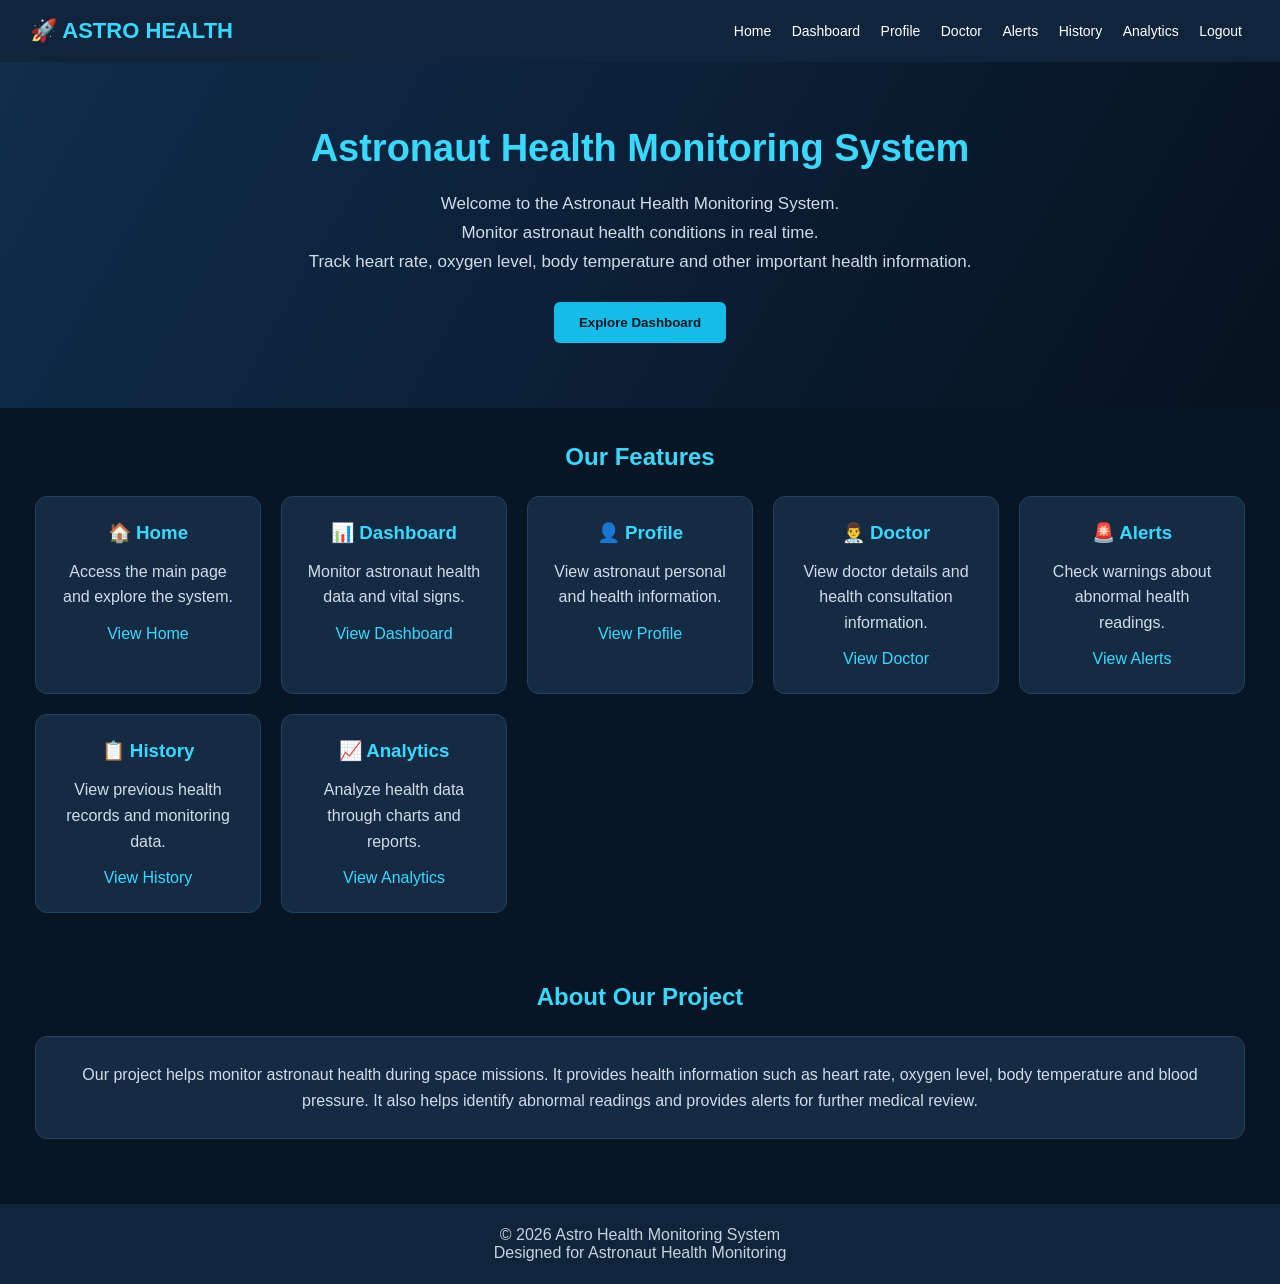
<file: index.html>
<!DOCTYPE html>
<html lang="en">
<head>
    <meta charset="UTF-8">
    <meta name="viewport" content="width=device-width, initial-scale=1.0">
    <title>Astronaut Health Monitoring</title>

    <style>
        * {
            margin: 0;
            padding: 0;
            box-sizing: border-box;
            font-family: Arial, sans-serif;
        }

        body {
            background: #081525;
            color: white;
        }

        /* Navbar */
        .navbar {
            background: #10243b;
            padding: 18px 30px;
            display: flex;
            justify-content: space-between;
            align-items: center;
            flex-wrap: wrap;
            gap: 15px;
        }

        .logo {
            font-size: 22px;
            font-weight: bold;
            color: #38d9ff;
        }

        .navbar a {
            color: white;
            text-decoration: none;
            margin: 8px;
            font-size: 14px;
        }

        .navbar a:hover {
            color: #38d9ff;
        }

        /* Home */
        .hero {
            padding: 65px 30px;
            text-align: center;
            background: linear-gradient(120deg, #102d4c, #07111f);
        }

        .hero h1 {
            font-size: 38px;
            margin-bottom: 20px;
            color: #38d9ff;
        }

        .hero p {
            font-size: 17px;
            line-height: 1.7;
            color: #d0dce8;
        }

        .hero button {
            padding: 13px 25px;
            margin-top: 25px;
            background: #13bde8;
            color: #061421;
            border: none;
            border-radius: 6px;
            cursor: pointer;
            font-weight: bold;
        }

        /* Cards */
        .container {
            padding: 35px;
        }

        .container h2 {
            text-align: center;
            margin-bottom: 25px;
            color: #38d9ff;
        }

        .cards {
            display: grid;
            grid-template-columns:
                repeat(auto-fit, minmax(210px, 1fr));
            gap: 20px;
        }

        .card {
            background: #142b43;
            padding: 25px;
            border-radius: 12px;
            text-align: center;
            border: 1px solid #24435f;
        }

        .card h3 {
            margin-bottom: 15px;
            color: #38d9ff;
        }

        .card p {
            color: #d0dce8;
            line-height: 1.6;
        }

        .card a {
            display: inline-block;
            margin-top: 15px;
            color: #38d9ff;
            text-decoration: none;
        }

        /* Footer */
        footer {
            background: #10243b;
            text-align: center;
            padding: 22px;
            margin-top: 30px;
            color: #c5d3df;
        }

        @media(max-width: 600px) {
            .navbar {
                justify-content: center;
            }

            .navbar a {
                display: inline-block;
            }

            .hero h1 {
                font-size: 27px;
            }

            .container {
                padding: 20px;
            }
        }
    </style>
</head>

<body>

    <!-- NAVBAR -->
    <nav class="navbar">

        <div class="logo">
            🚀 ASTRO HEALTH
        </div>

        <div>
            <a href="index.html">Home</a>
            <a href="dashboard.html">Dashboard</a>
            <a href="profile.html">Profile</a>
            <a href="doctor.html">Doctor</a>
            <a href="alerts.html">Alerts</a>
            <a href="history.html">History</a>
            <a href="analytics.html">Analytics</a>
            <a href="login.html">Logout</a>
        </div>

    </nav>

    <!-- HOME SECTION -->
    <section class="hero">

        <h1>Astronaut Health Monitoring System</h1>

        <p>
            Welcome to the Astronaut Health Monitoring System.
            <br>
            Monitor astronaut health conditions in real time.
            <br>
            Track heart rate, oxygen level, body temperature
            and other important health information.
        </p>

        <button onclick="location.href='dashboard.html'">
            Explore Dashboard
        </button>

    </section>

    <!-- FEATURES -->
    <section class="container">

        <h2>Our Features</h2>

        <div class="cards">

            <div class="card">
                <h3>🏠 Home</h3>
                <p>Access the main page and explore the system.</p>
                <a href="index.html">View Home</a>
            </div>

            <div class="card">
                <h3>📊 Dashboard</h3>
                <p>Monitor astronaut health data and vital signs.</p>
                <a href="dashboard.html">View Dashboard</a>
            </div>

            <div class="card">
                <h3>👤 Profile</h3>
                <p>View astronaut personal and health information.</p>
                <a href="profile.html">View Profile</a>
            </div>

            <div class="card">
                <h3>👨‍⚕️ Doctor</h3>
                <p>View doctor details and health consultation information.</p>
                <a href="doctor.html">View Doctor</a>
            </div>

            <div class="card">
                <h3>🚨 Alerts</h3>
                <p>Check warnings about abnormal health readings.</p>
                <a href="alerts.html">View Alerts</a>
            </div>

            <div class="card">
                <h3>📋 History</h3>
                <p>View previous health records and monitoring data.</p>
                <a href="history.html">View History</a>
            </div>

            <div class="card">
                <h3>📈 Analytics</h3>
                <p>Analyze health data through charts and reports.</p>
                <a href="analytics.html">View Analytics</a>
            </div>

        </div>

    </section>

    <!-- ABOUT -->
    <section class="container">

        <h2>About Our Project</h2>

        <div class="card">
            <p>
                Our project helps monitor astronaut health
                during space missions. It provides health
                information such as heart rate, oxygen level,
                body temperature and blood pressure.
                It also helps identify abnormal readings
                and provides alerts for further medical review.
            </p>
        </div>

    </section>

    <!-- FOOTER -->
    <footer>
        <p>© 2026 Astro Health Monitoring System</p>
        <p>Designed for Astronaut Health Monitoring</p>
    </footer>

</body>
</html>
</file>
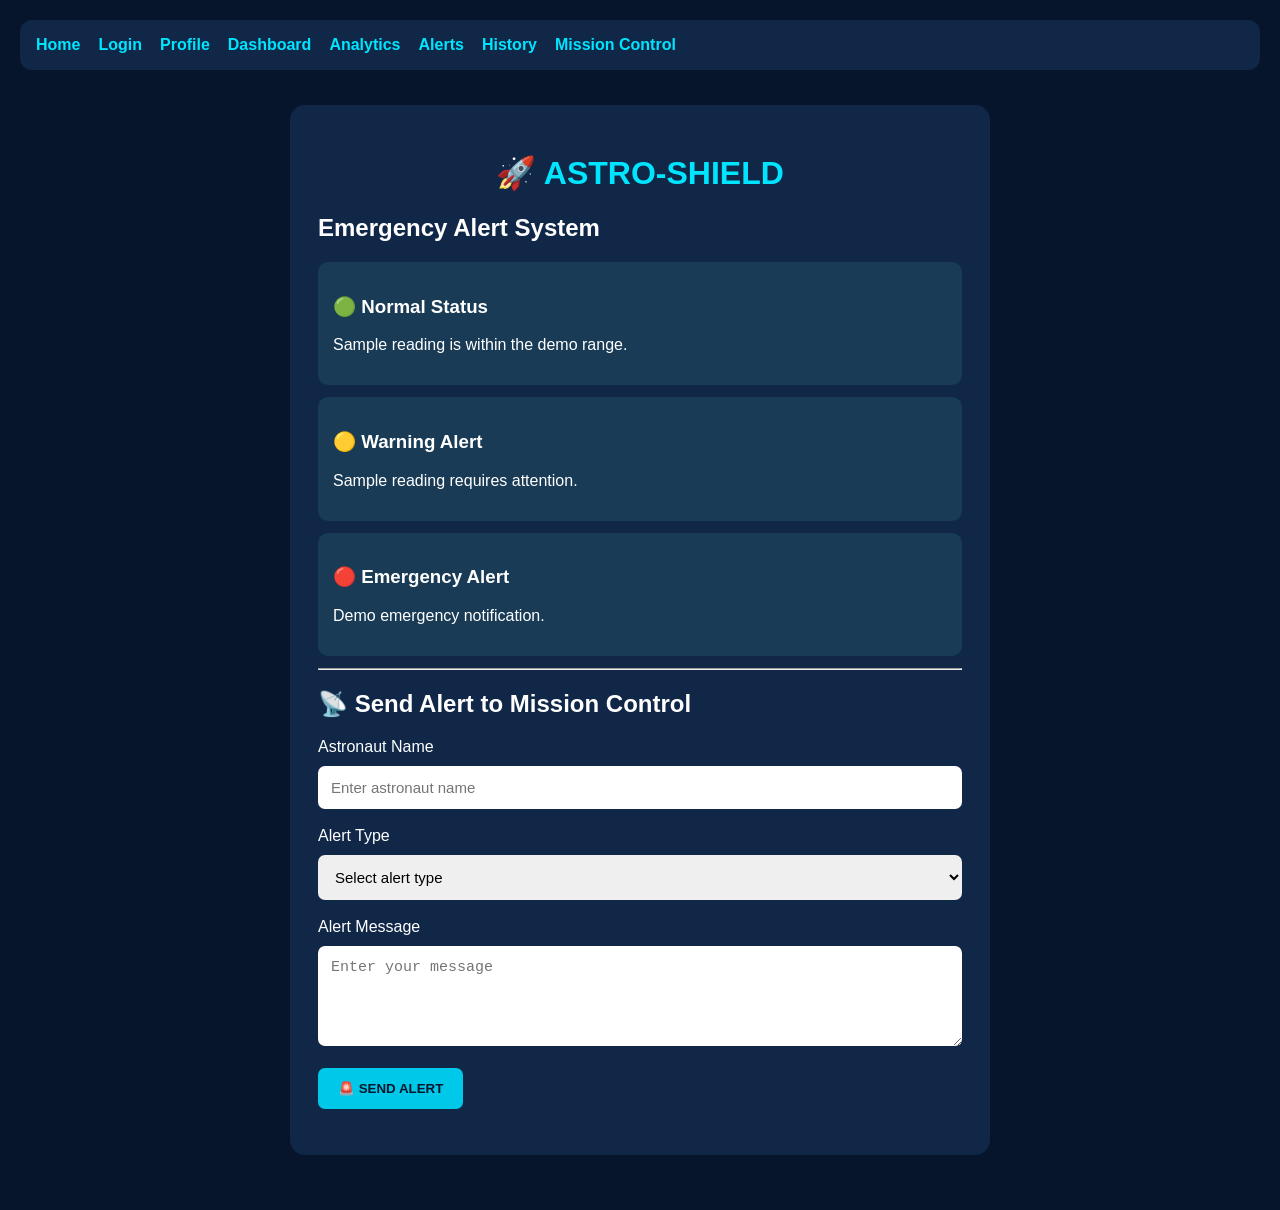
<file: alerts.html>
<!DOCTYPE html>
<html lang="en">
<head>
<meta charset="UTF-8">
<meta name="viewport" content="width=device-width, initial-scale=1.0">
<title>ASTRO-SHIELD | Emergency Alerts</title>

<style>
* {
    box-sizing: border-box;
}

body {
    margin: 0;
    padding: 20px;
    background: #06152b;
    color: white;
    font-family: Arial, sans-serif;
}

.navbar {
    background: #102747;
    padding: 16px;
    border-radius: 12px;
    display: flex;
    flex-wrap: wrap;
    gap: 18px;
}

.navbar a {
    color: #00e5ff;
    text-decoration: none;
    font-weight: bold;
}

.container {
    max-width: 700px;
    margin: 35px auto;
    padding: 28px;
    background: #102747;
    border-radius: 15px;
}

h1 {
    color: #00e5ff;
    text-align: center;
}

.status {
    padding: 15px;
    margin: 12px 0;
    background: #193b55;
    border-radius: 10px;
}

input, select, textarea {
    width: 100%;
    padding: 13px;
    margin: 10px 0 18px;
    border: none;
    border-radius: 7px;
    font-size: 15px;
}

textarea {
    min-height: 100px;
    resize: vertical;
}

button {
    padding: 13px 20px;
    background: #00c8e8;
    color: #06152b;
    border: none;
    border-radius: 7px;
    font-weight: bold;
    cursor: pointer;
}

button:hover {
    background: white;
}

#result {
    margin-top: 18px;
    color: #62ffae;
    font-weight: bold;
}
</style>
</head>

<body>

<nav class="navbar">
    <a href="home.html">Home</a>
    <a href="doctor.html">Login</a>
    <a href="profile.html">Profile</a>
    <a href="dashboard.html">Dashboard</a>
    <a href="analytics.html">Analytics</a>
    <a href="alerts.html">Alerts</a>
    <a href="history.html">History</a>
    <a href="control-room.html">Mission Control</a>
</nav>

<div class="container">

    <h1>🚀 ASTRO-SHIELD</h1>
    <h2>Emergency Alert System</h2>

    <div class="status">
        <h3>🟢 Normal Status</h3>
        <p>Sample reading is within the demo range.</p>
    </div>

    <div class="status">
        <h3>🟡 Warning Alert</h3>
        <p>Sample reading requires attention.</p>
    </div>

    <div class="status">
        <h3>🔴 Emergency Alert</h3>
        <p>Demo emergency notification.</p>
    </div>

    <hr>

    <h2>📡 Send Alert to Mission Control</h2>

    <form id="alertForm">

        <label>Astronaut Name</label>
        <input
            type="text"
            id="astronaut"
            placeholder="Enter astronaut name"
            required
        >

        <label>Alert Type</label>
        <select id="alertType" required>
            <option value="">Select alert type</option>
            <option value="Heart Rate">Heart Rate</option>
            <option value="Oxygen Level">Oxygen Level</option>
            <option value="Temperature">Temperature</option>
            <option value="Emergency">Emergency</option>
        </select>

        <label>Alert Message</label>
        <textarea
            id="message"
            placeholder="Enter your message"
            required
        ></textarea>

        <button type="submit">🚨 SEND ALERT</button>

    </form>

    <p id="result" aria-live="polite"></p>

</div>

<script>
const form = document.getElementById("alertForm");

form.addEventListener("submit", function(event) {

    event.preventDefault();

    const alertData = {
        id: Date.now().toString(),
        astronaut: document.getElementById("astronaut").value.trim(),
        type: document.getElementById("alertType").value,
        message: document.getElementById("message").value.trim(),
        time: new Date().toLocaleString(),
        status: "NEW"
    };

    if (!alertData.astronaut || !alertData.type ||
        !alertData.message) {
        document.getElementById("result").textContent =
            "Please fill in all fields.";
        return;
    }

    try {
        const alerts = JSON.parse(
            localStorage.getItem("astroAlerts") || "[]"
        );

        alerts.unshift(alertData);

        localStorage.setItem(
            "astroAlerts",
            JSON.stringify(alerts)
        );

        document.getElementById("result").textContent =
            "✅ Demo alert sent to Mission Control!";

        form.reset();

    } catch (error) {
        document.getElementById("result").textContent =
            "Unable to save alert. Please check browser storage.";
    }

});
</script>

</body>
</html>
</file>
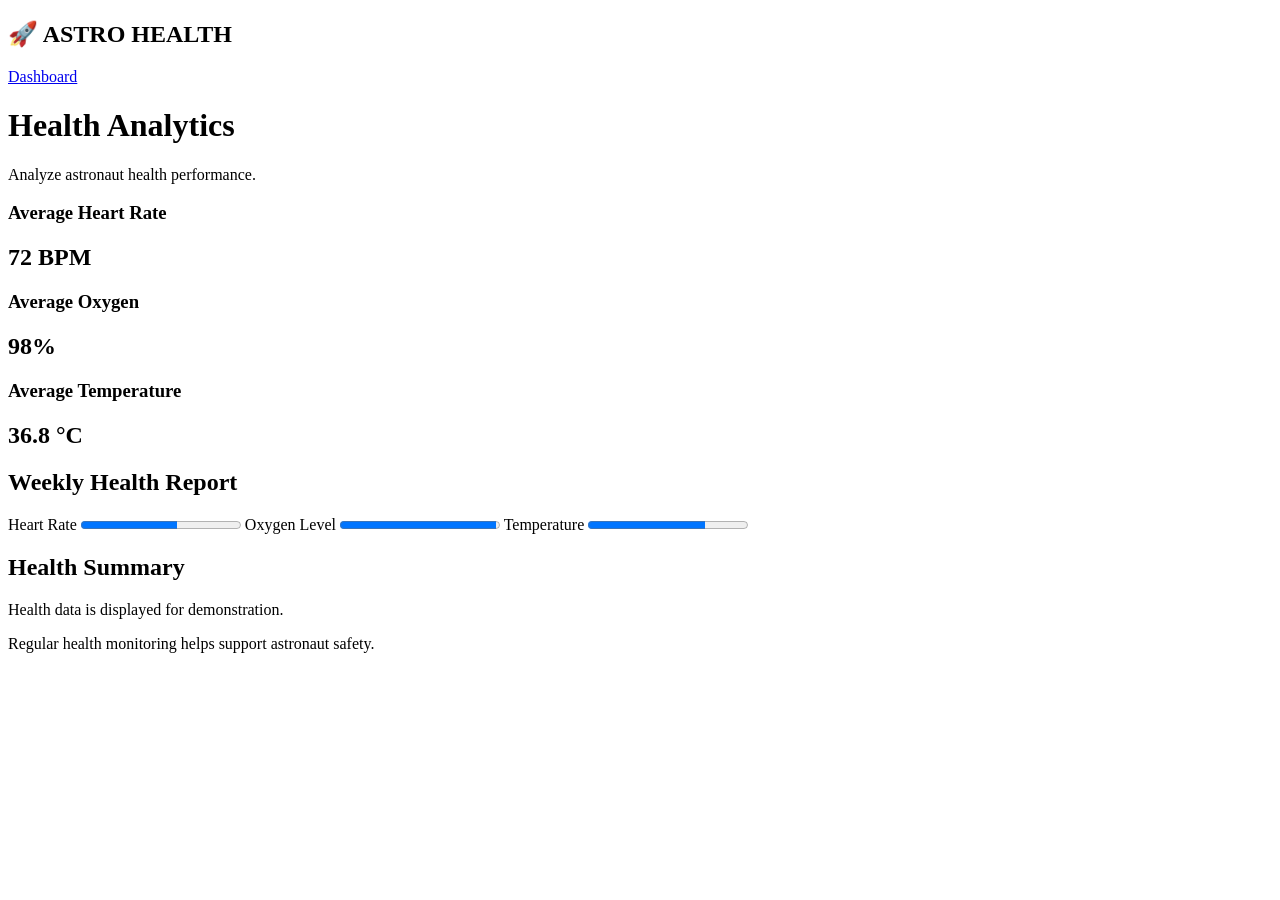
<file: analytics.html>
<!DOCTYPE html>
<html>
<head>
    <link rel="stylesheet" href="style.css">
    <title>Health Analytics</title>
    <link rel="stylesheet" href="style.css">
</head>
<body>
<div id="navbar-container"></div>
<header>
    <h2>🚀 ASTRO HEALTH</h2>
    <a href="dashboard.html">Dashboard</a>
</header>

<div class="container">
    <h1>Health Analytics</h1>
    <p>Analyze astronaut health performance.</p>

    <div class="cards">

        <div class="card">
            <h3>Average Heart Rate</h3>
            <h2>72 BPM</h2>
        </div>

        <div class="card">
            <h3>Average Oxygen</h3>
            <h2>98%</h2>
        </div>

        <div class="card">
            <h3>Average Temperature</h3>
            <h2>36.8 °C</h2>
        </div>

    </div>

    <div class="card">
        <h2>Weekly Health Report</h2>

        <label>Heart Rate</label>
        <progress value="72" max="120"></progress>

        <label>Oxygen Level</label>
        <progress value="98" max="100"></progress>

        <label>Temperature</label>
        <progress value="36.8" max="50"></progress>
    </div>

    <div class="card">
        <h2>Health Summary</h2>
        <p>Health data is displayed for demonstration.</p>
        <p>Regular health monitoring helps support astronaut safety.</p>
    </div>
</div>
<script src="script.js"></script>
</body>
</html>
</file>
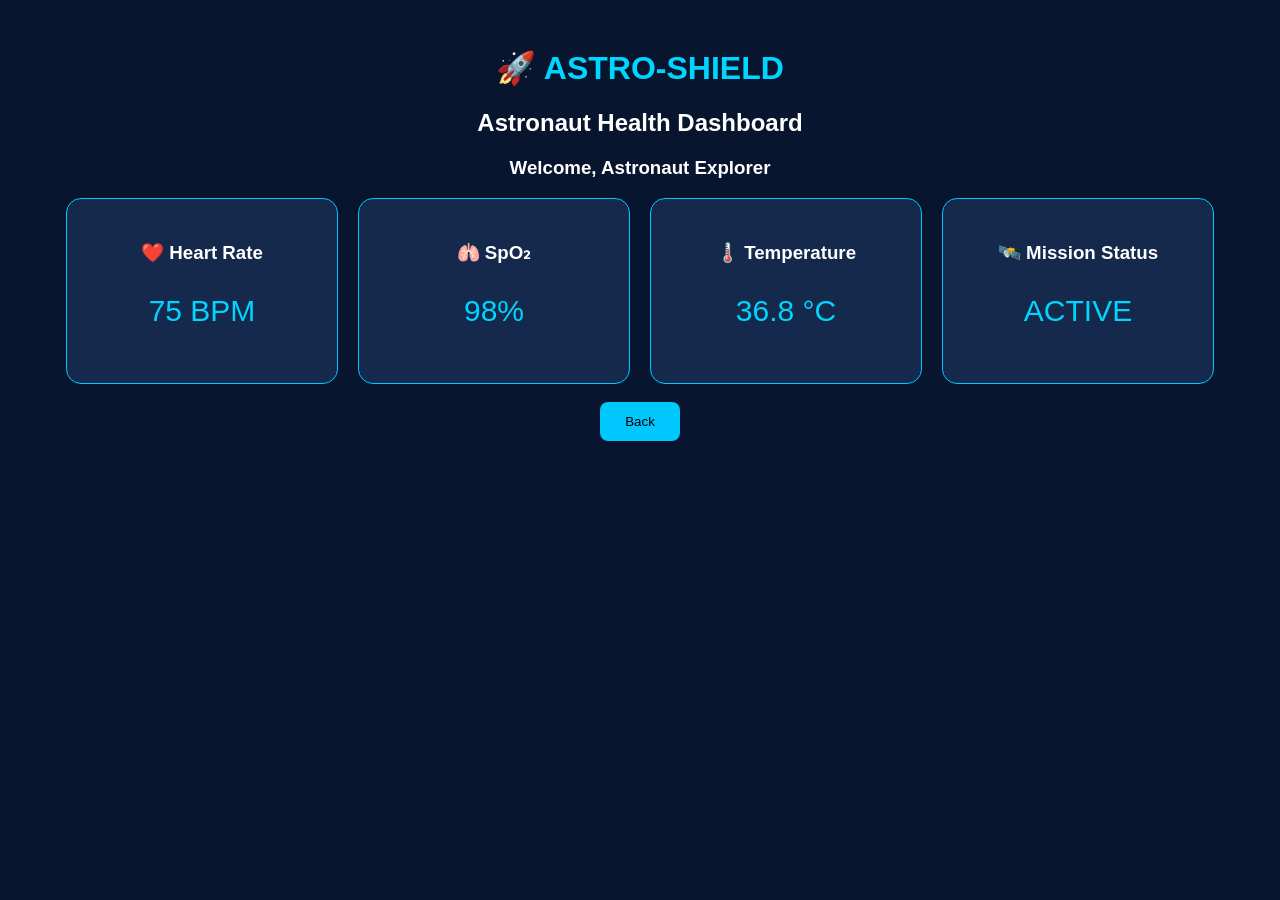
<file: dashboard.html>
<!DOCTYPE html>
<html>
<head>
<title>ASTRO-SHIELD Dashboard</title>

<style>
body {
    background: #07152e;
    color: white;
    font-family: Arial;
    text-align: center;
    padding: 20px;
}

h1 { color: #00d5ff; }

.container {
    display: flex;
    flex-wrap: wrap;
    justify-content: center;
    gap: 20px;
}

.card {
    background: #14294b;
    padding: 25px;
    width: 220px;
    border-radius: 15px;
    border: 1px solid #00c8ff;
}

.value {
    font-size: 30px;
    color: #00d5ff;
}

button {
    padding: 12px 25px;
    background: #00c8ff;
    border: none;
    border-radius: 8px;
    cursor: pointer;
}
</style>
</head>

<body>

<h1>🚀 ASTRO-SHIELD</h1>
<h2>Astronaut Health Dashboard</h2>

<h3 id="welcome"></h3>

<div class="container">

<div class="card">
<h3>❤️ Heart Rate</h3>
<p class="value">75 BPM</p>
</div>

<div class="card">
<h3>🫁 SpO₂</h3>
<p class="value">98%</p>
</div>

<div class="card">
<h3>🌡️ Temperature</h3>
<p class="value">36.8 °C</p>
</div>

<div class="card">
<h3>🛰️ Mission Status</h3>
<p class="value">ACTIVE</p>
</div>

</div>

<br>
<button onclick="history.back()">Back</button>

<script>
let name = localStorage.getItem("astronautName");

document.getElementById("welcome").innerText =
"Welcome, Astronaut " + (name || "Explorer");
</script>

</body>
</html>
</file>
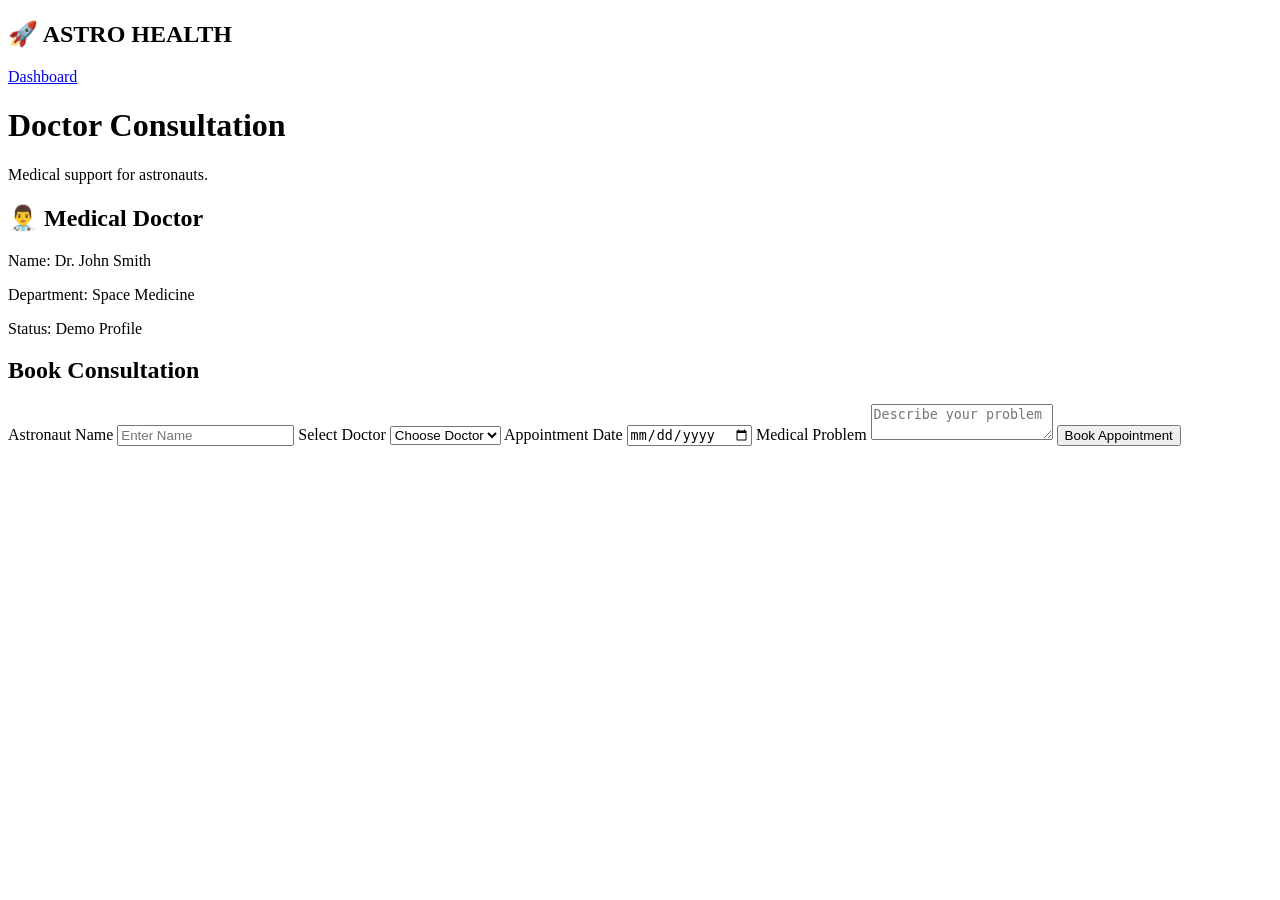
<file: doctor.html>
<!DOCTYPE html>
<html>
<head>
    <link rel="stylesheet" href="style.css">
    <title>Doctor Consultation</title>
    <link rel="stylesheet" href="style.css">
</head>
<body>
<div id="navbar-container"></div>
<header>
    <h2>🚀 ASTRO HEALTH</h2>
    <a href="dashboard.html">Dashboard</a>
</header>

<div class="container">
    <h1>Doctor Consultation</h1>
    <p>Medical support for astronauts.</p>

    <div class="card">
        <h2>👨‍⚕️ Medical Doctor</h2>
        <p>Name: Dr. John Smith</p>
        <p>Department: Space Medicine</p>
        <p>Status: Demo Profile</p>
    </div>

    <div class="card">
        <h2>Book Consultation</h2>

        <form onsubmit="bookAppointment(event)">

            <label>Astronaut Name</label>
            <input type="text" placeholder="Enter Name" required>

            <label>Select Doctor</label>
            <select required>
                <option value="">Choose Doctor</option>
                <option>Dr. John Smith</option>
                <option>Dr. David</option>
                <option>Dr. Sarah</option>
            </select>

            <label>Appointment Date</label>
            <input type="date" required>

            <label>Medical Problem</label>
            <textarea placeholder="Describe your problem"
            required></textarea>

            <button type="submit">Book Appointment</button>

        </form>

        <p id="appointment"></p>
    </div>
</div>

<script>
function bookAppointment(event) {
    event.preventDefault();
    document.getElementById("appointment").innerText =
        "Demo appointment submitted successfully!";
    event.target.reset();
}
</script>
<script src="script.js"></script>
</body>
</html>
</file>
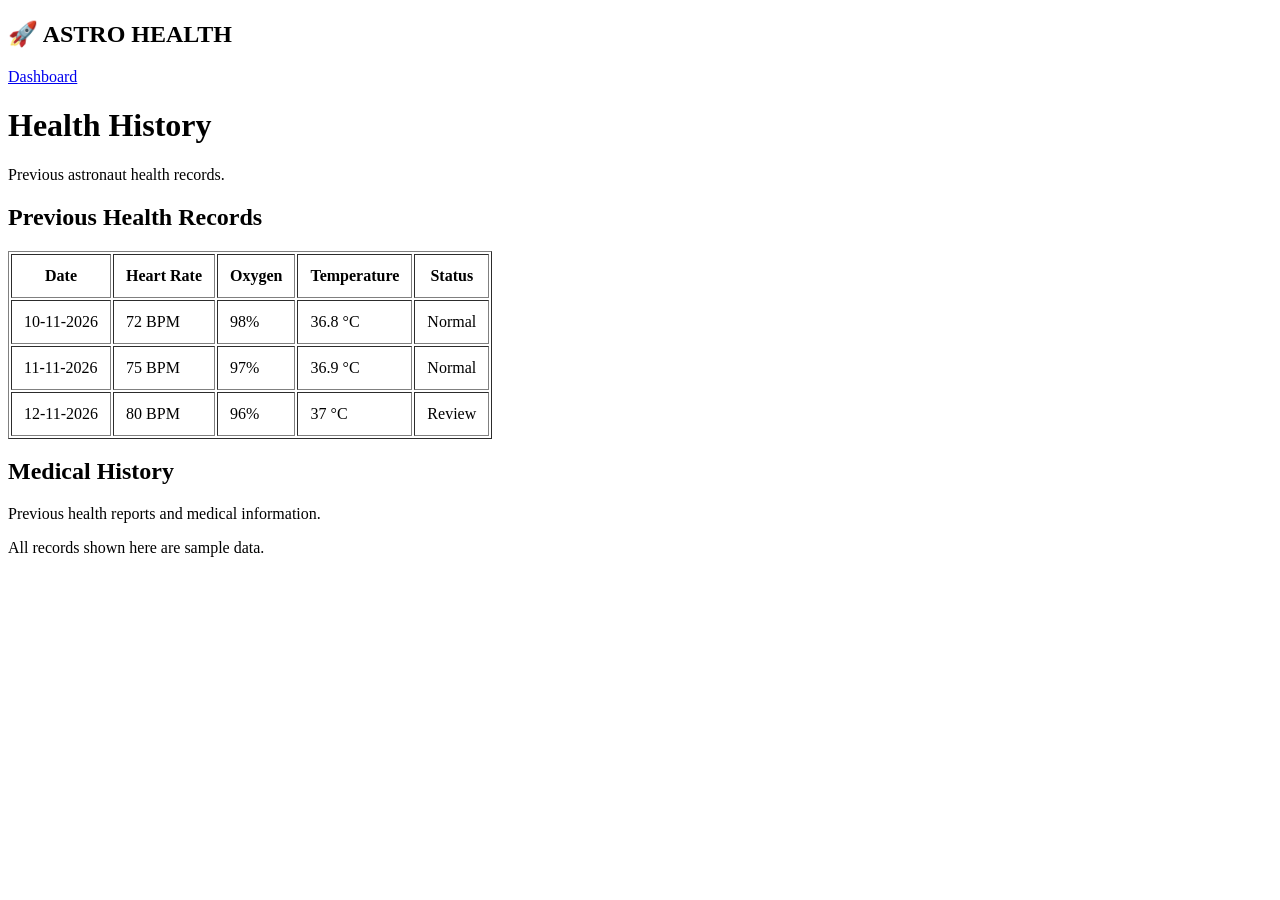
<file: history.html>
<!DOCTYPE html>
<html>
<head>
    <link rel="stylesheet" href="style.css">
    <title>Health History</title>
    <link rel="stylesheet" href="style.css">
</head>
<body>
<div id="navbar-container"></div>
<header>
    <h2>🚀 ASTRO HEALTH</h2>
    <a href="dashboard.html">Dashboard</a>
</header>

<div class="container">
    <h1>Health History</h1>
    <p>Previous astronaut health records.</p>

    <div class="card">
        <h2>Previous Health Records</h2>

        <table border="1" cellpadding="12">
            <tr>
                <th>Date</th>
                <th>Heart Rate</th>
                <th>Oxygen</th>
                <th>Temperature</th>
                <th>Status</th>
            </tr>

            <tr>
                <td>10-11-2026</td>
                <td>72 BPM</td>
                <td>98%</td>
                <td>36.8 °C</td>
                <td>Normal</td>
            </tr>

            <tr>
                <td>11-11-2026</td>
                <td>75 BPM</td>
                <td>97%</td>
                <td>36.9 °C</td>
                <td>Normal</td>
            </tr>

            <tr>
                <td>12-11-2026</td>
                <td>80 BPM</td>
                <td>96%</td>
                <td>37 °C</td>
                <td>Review</td>
            </tr>
        </table>
    </div>

    <div class="card">
        <h2>Medical History</h2>
        <p>Previous health reports and medical information.</p>
        <p>All records shown here are sample data.</p>
    </div>

</div>
<script src="script.js"></script>
</body>
</html>
</file>
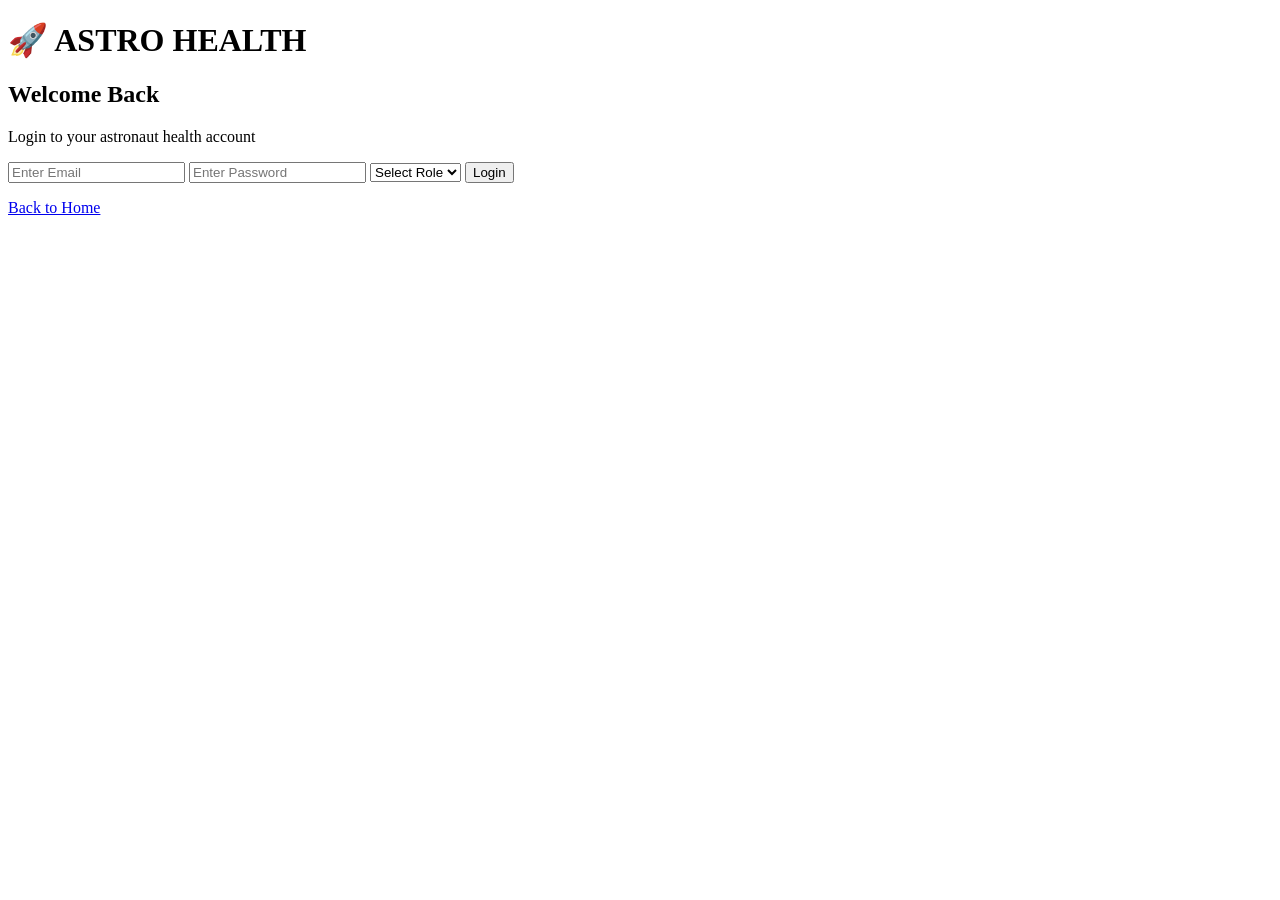
<file: login.html>
<!DOCTYPE html>
<html>
<head>
    <link rel="stylesheet" href="style.css">
    <title>Astro Health Login</title>
    <link rel="stylesheet" href="style.css">
</head>
<body>
<div id="navbar-container"></div>
<div class="login-box">
    <h1>🚀 ASTRO HEALTH</h1>
    <h2>Welcome Back</h2>
    <p>Login to your astronaut health account</p>

    <form onsubmit="loginUser(event)">
        <input type="email" placeholder="Enter Email" required>
        <input type="password" placeholder="Enter Password" required>

        <select required>
            <option value="">Select Role</option>
            <option>Astronaut</option>
            <option>Doctor</option>
            <option>Admin</option>
        </select>

        <button type="submit">Login</button>
    </form>

    <p id="message"></p>
    <a href="index.html">Back to Home</a>
</div>

<script>
function loginUser(event) {
    event.preventDefault();
    alert("Demo Login Successful!");
    window.location.href = "dashboard.html";
}
</script>
<script src="script.js"></script>
</body>
</html>
</file>
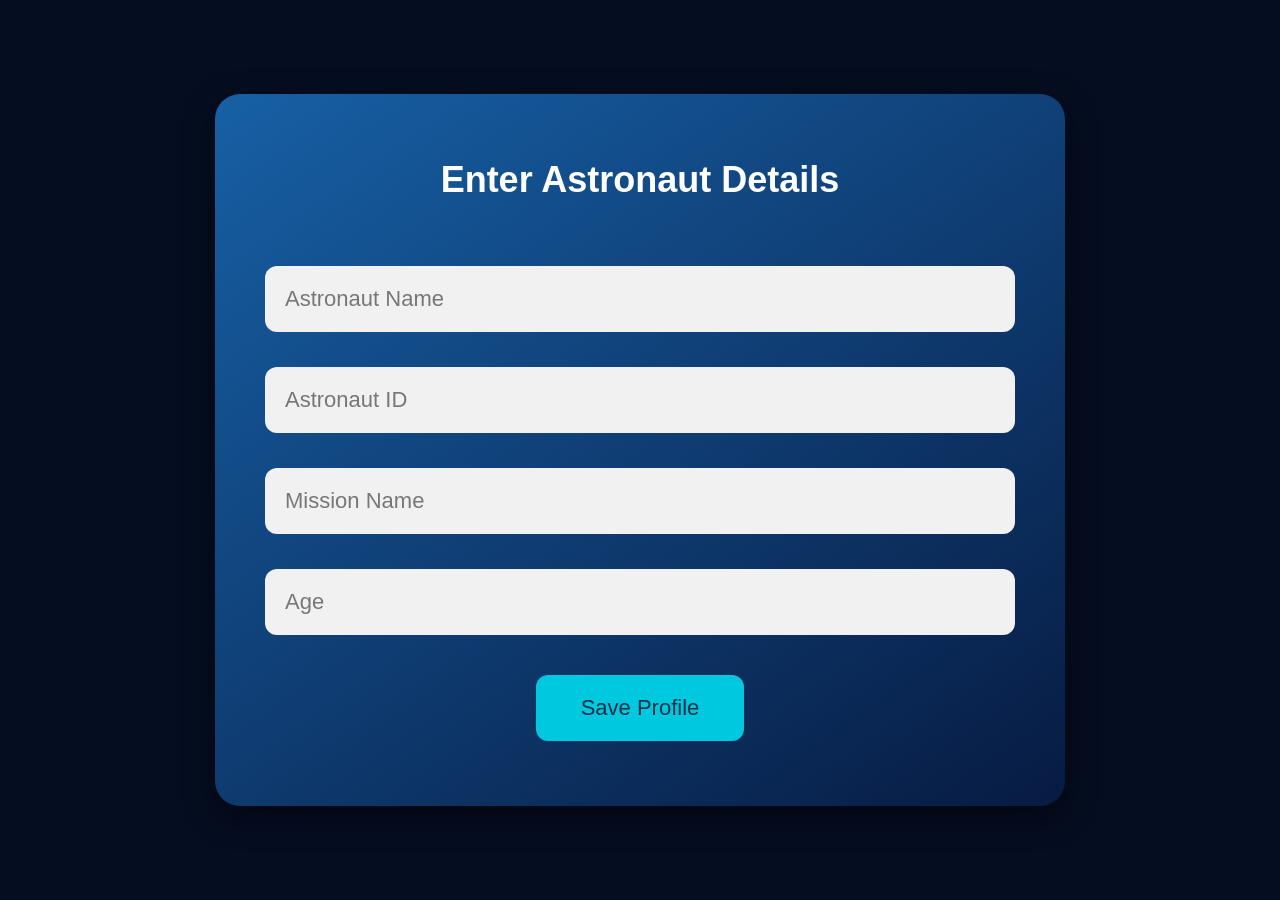
<file: profile.html>
<!DOCTYPE html>
<html lang="en">
<head>
    <meta charset="UTF-8">
    <meta name="viewport" content="width=device-width, initial-scale=1.0">
    <title>Astronaut Profile</title>

    <style>
        * {
            margin: 0;
            padding: 0;
            box-sizing: border-box;
        }

        body
        {
            background: #050d20;
            font-family: Arial, sans-serif;
            min-height: 100vh;
            display: flex;
            justify-content: center;
            align-items: center;
        }

        .profile-box {
            background: linear-gradient(145deg, #1760a5, #071b42);
            width: 90%;
            max-width: 850px;
            padding: 65px 50px;
            border-radius: 25px;
            text-align: center;
            box-shadow: 0 10px 30px rgba(0,0,0,0.5);
        }

        h1 {
            color: white;
            font-size: 36px;
            margin-bottom: 65px;
        }

        input {
            width: 100%;
            padding: 20px;
            margin-bottom: 35px;
            border: none;
            outline: none;
            border-radius: 12px;
            font-size: 22px;
            background: #f1f1f1;
            color: #222;
        }

        input::placeholder {
            color: #777;
        }

        button {
            background: #00c8df;
            color: #06314b;
            padding: 20px 45px;
            border: none;
            border-radius: 12px;
            font-size: 22px;
            cursor: pointer;
            margin-top: 5px;
        }

        button:hover {
            background: #00e5ff;
        }

        @media(max-width: 600px) {
            .profile-box {
                padding: 35px 20px;
            }

            h1 {
                font-size: 25px;
                margin-bottom: 35px;
            }

            input {
                font-size: 16px;
                padding: 16px;
                margin-bottom: 22px;
            }

            button {
                font-size: 17px;
                padding: 15px 30px;
            }
        }
    </style>
</head>

<body>

    <div class="profile-box">

        <h1>Enter Astronaut Details</h1>

        <form id="profileForm">

            <input type="text"
            placeholder="Astronaut Name" required>

            <input type="text"
            placeholder="Astronaut ID" required>

            <input type="text"
            placeholder="Mission Name" required>

            <input type="number"
            placeholder="Age" min="18" max="100" required>

            <button type="submit">Save Profile</button>

        </form>

    </div>

    <script>
        document.getElementById("profileForm")
        .addEventListener("submit", function(event) {

            event.preventDefault();

            alert("Astronaut Profile Saved Successfully!");

        });
    </script>

</body>
</html>
</file>
<file: style.css>
.hero {
    position: relative;
    height: 85vh;
    overflow: hidden;
    display: flex;
    align-items: center;
    justify-content: center;
    text-align: center;
}

.hero img {
    position: absolute;
    width: 100%;
    height: 100%;
    object-fit: cover;
    opacity: 0.65;
}

.hero-content {
    position: relative;
    z-index: 1;
    color: white;
    padding: 20px;
}

.hero-content h1 {
    font-size: 55px;
    color: #00d5ff;
}

.hero-content h2 {
    font-size: 25px;
}

.hero-content p {
    font-size: 18px;
}

.btn {
    display: inline-block;
    background: #00c8ff;
    color: #07152e;
    padding: 14px 30px;
    text-decoration: none;
    border-radius: 8px;
    margin-top: 20px;
    font-weight: bold;
}
</file>
